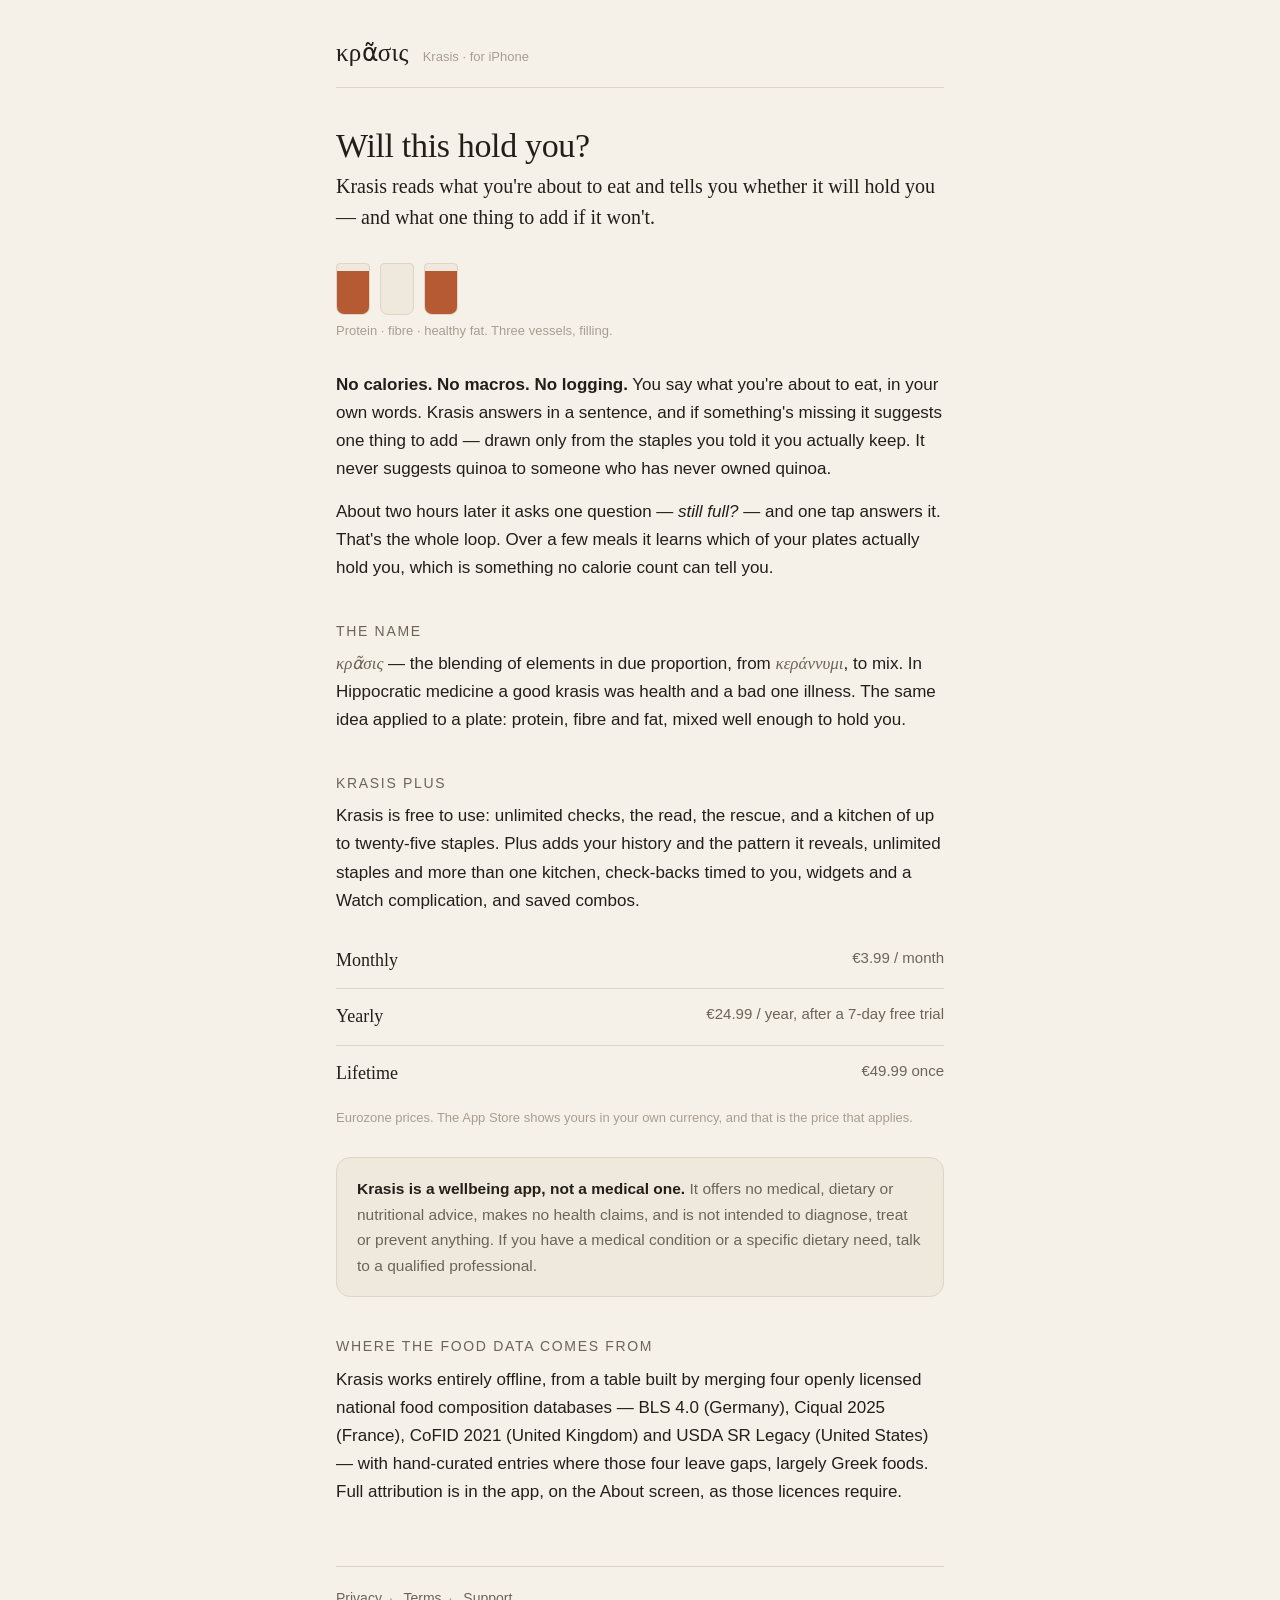
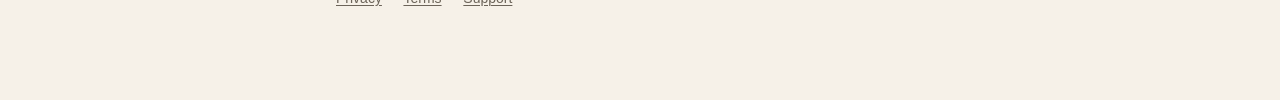
<file: docs/index.html>
<!doctype html>
<html lang="en">
<head>
<meta charset="utf-8">
<meta name="viewport" content="width=device-width, initial-scale=1">
<title>Krasis — will this hold you?</title>
<meta name="description" content="Krasis tells you whether what you're about to eat will hold you, and what one thing to add if it won't. No calories. No macros. No logging.">
<link rel="stylesheet" href="style.css">
</head>
<body>
<div class="wrap">

  <div class="masthead">
    <a class="brand" href="./">κρᾶσις</a>
    <span class="tag">Krasis · for iPhone</span>
  </div>

  <h1>Will this hold you?</h1>

  <p class="lead">Krasis reads what you're about to eat and tells you whether it
  will hold you — and what one thing to add if it won't.</p>

  <div class="slots" aria-hidden="true">
    <span class="slot"><i></i></span>
    <span class="slot"><i style="height:0"></i></span>
    <span class="slot"><i></i></span>
  </div>
  <p class="slot-caption">Protein · fibre · healthy fat. Three vessels, filling.</p>

  <p><strong>No calories. No macros. No logging.</strong> You say what you're
  about to eat, in your own words. Krasis answers in a sentence, and if
  something's missing it suggests one thing to add — drawn only from the staples
  you told it you actually keep. It never suggests quinoa to someone who has
  never owned quinoa.</p>

  <p>About two hours later it asks one question — <em>still full?</em> — and one
  tap answers it. That's the whole loop. Over a few meals it learns which of
  your plates actually hold you, which is something no calorie count can tell
  you.</p>

  <h2>The name</h2>

  <p><span class="greek">κρᾶσις</span> — the blending of elements in due
  proportion, from <span class="greek">κεράννυμι</span>, to mix. In Hippocratic
  medicine a good krasis was health and a bad one illness. The same idea applied
  to a plate: protein, fibre and fat, mixed well enough to hold you.</p>

  <h2>Krasis Plus</h2>

  <p>Krasis is free to use: unlimited checks, the read, the rescue, and a
  kitchen of up to twenty-five staples. Plus adds your history and the pattern
  it reveals, unlimited staples and more than one kitchen, check-backs timed to
  you, widgets and a Watch complication, and saved combos.</p>

  <ul class="plans">
    <li><span class="name">Monthly</span> <span class="price">€3.99 / month</span></li>
    <li><span class="name">Yearly</span> <span class="price">€24.99 / year, after a 7-day free trial</span></li>
    <li><span class="name">Lifetime</span> <span class="price">€49.99 once</span></li>
  </ul>

  <p class="slot-caption">Eurozone prices. The App Store shows yours in your own
  currency, and that is the price that applies.</p>

  <div class="note">
    <strong>Krasis is a wellbeing app, not a medical one.</strong> It offers no
    medical, dietary or nutritional advice, makes no health claims, and is not
    intended to diagnose, treat or prevent anything. If you have a medical
    condition or a specific dietary need, talk to a qualified professional.
  </div>

  <h2>Where the food data comes from</h2>

  <p>Krasis works entirely offline, from a table built by merging four openly
  licensed national food composition databases — BLS 4.0 (Germany), Ciqual 2025
  (France), CoFID 2021 (United Kingdom) and USDA SR Legacy (United States) —
  with hand-curated entries where those four leave gaps, largely Greek foods.
  Full attribution is in the app, on the About screen, as those licences
  require.</p>

  <footer>
    <a href="privacy.html">Privacy</a><span class="sep">·</span>
    <a href="terms.html">Terms</a><span class="sep">·</span>
    <a href="support.html">Support</a>
  </footer>

</div>
</body>
</html>
</file>
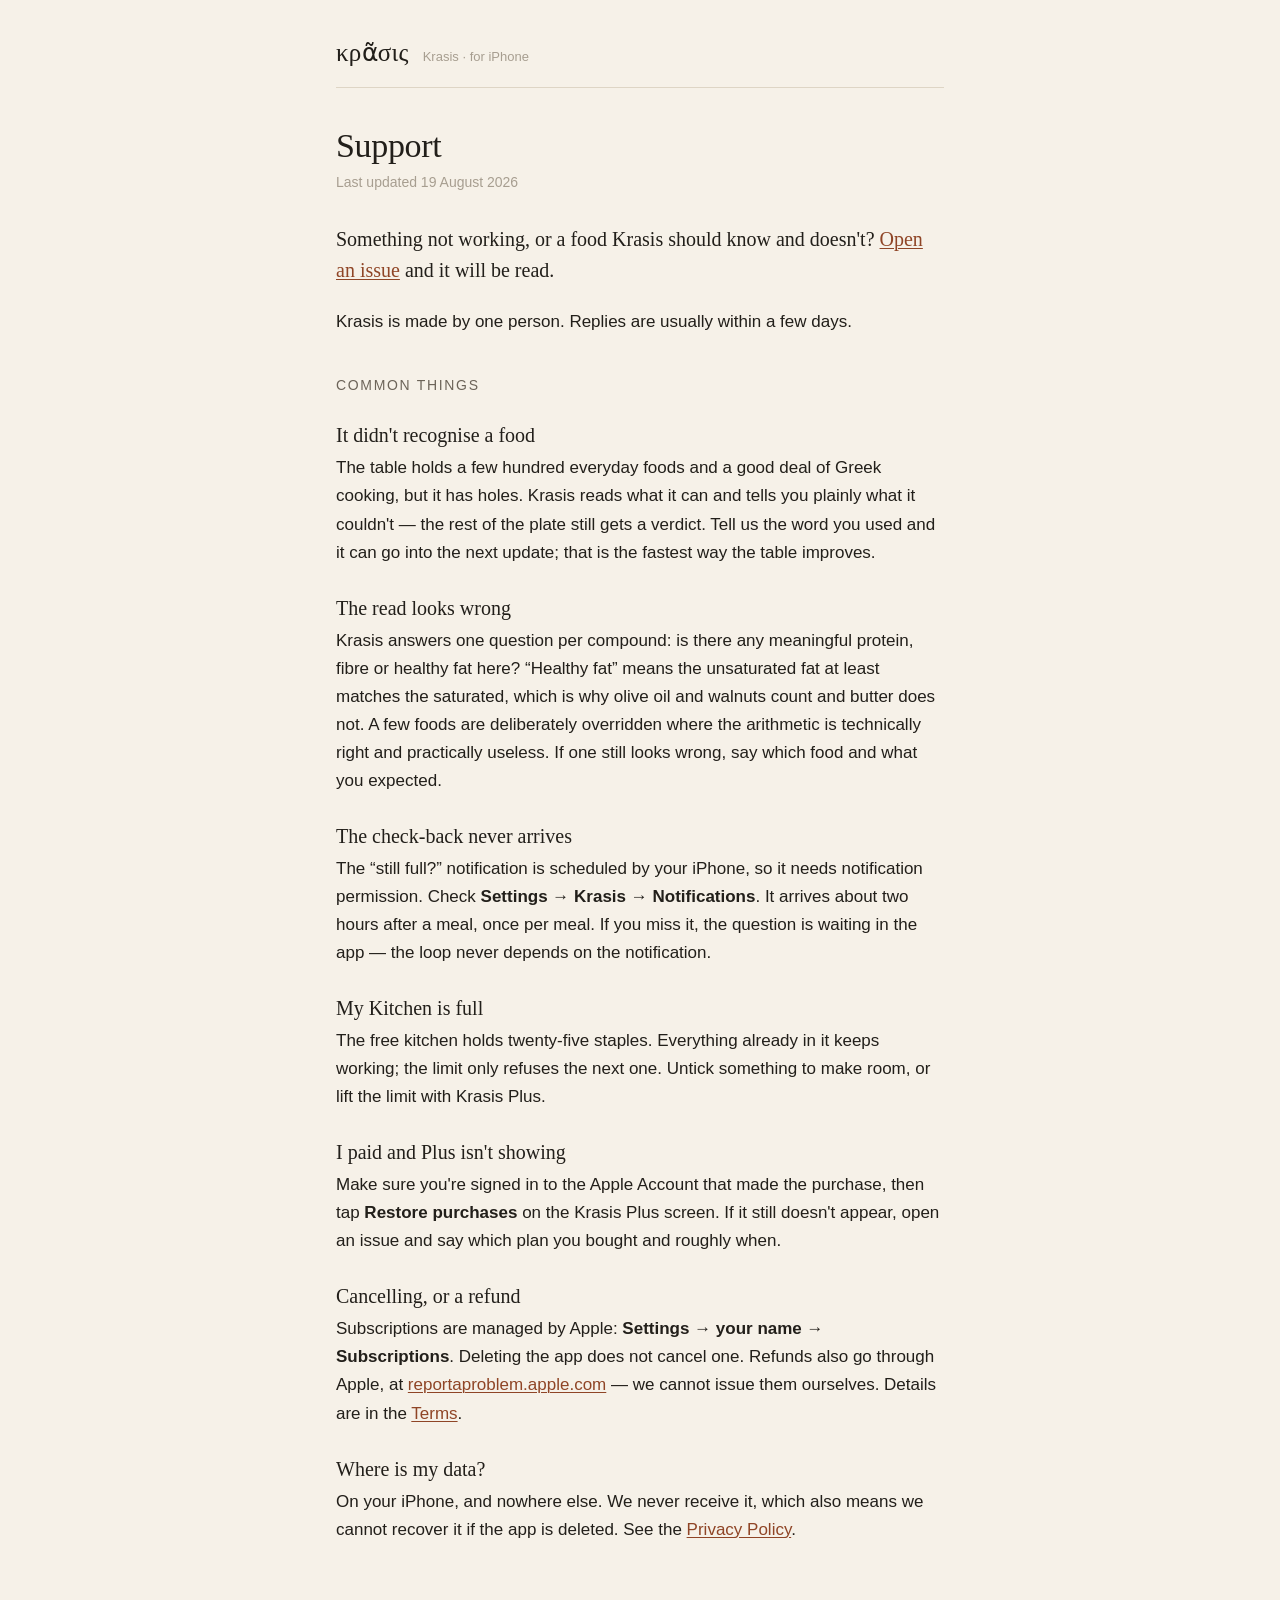
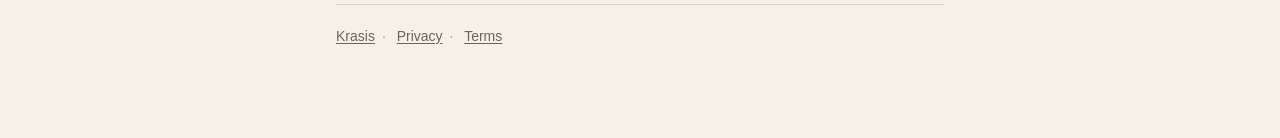
<file: docs/support.html>
<!doctype html>
<html lang="en">
<head>
<meta charset="utf-8">
<meta name="viewport" content="width=device-width, initial-scale=1">
<title>Krasis — Support</title>
<meta name="description" content="Help with Krasis: unrecognised foods, check-backs, subscriptions and restoring a purchase.">
<link rel="stylesheet" href="style.css">
</head>
<body>
<div class="wrap">

  <div class="masthead">
    <a class="brand" href="./">κρᾶσις</a>
    <span class="tag">Krasis · for iPhone</span>
  </div>

  <h1>Support</h1>
  <p class="updated">Last updated 19 August 2026</p>

  <p class="lead">Something not working, or a food Krasis should know and
  doesn't? <a href="https://github.com/stavrop/krasis/issues">Open an issue</a>
  and it will be read.</p>

  <p>Krasis is made by one person. Replies are usually within a few days.</p>

  <h2>Common things</h2>

  <h3>It didn't recognise a food</h3>
  <p>The table holds a few hundred everyday foods and a good deal of Greek
  cooking, but it has holes. Krasis reads what it can and tells you plainly what
  it couldn't — the rest of the plate still gets a verdict. Tell us the word you
  used and it can go into the next update; that is the fastest way the table
  improves.</p>

  <h3>The read looks wrong</h3>
  <p>Krasis answers one question per compound: is there any meaningful protein,
  fibre or healthy fat here? “Healthy fat” means the unsaturated fat at least
  matches the saturated, which is why olive oil and walnuts count and butter
  does not. A few foods are deliberately overridden where the arithmetic is
  technically right and practically useless. If one still looks wrong, say which
  food and what you expected.</p>

  <h3>The check-back never arrives</h3>
  <p>The “still full?” notification is scheduled by your iPhone, so it needs
  notification permission. Check <strong>Settings → Krasis →
  Notifications</strong>. It arrives about two hours after a meal, once per
  meal. If you miss it, the question is waiting in the app — the loop never
  depends on the notification.</p>

  <h3>My Kitchen is full</h3>
  <p>The free kitchen holds twenty-five staples. Everything already in it keeps
  working; the limit only refuses the next one. Untick something to make room,
  or lift the limit with Krasis Plus.</p>

  <h3>I paid and Plus isn't showing</h3>
  <p>Make sure you're signed in to the Apple Account that made the purchase,
  then tap <strong>Restore purchases</strong> on the Krasis Plus screen. If it
  still doesn't appear, open an issue and say which plan you bought and roughly
  when.</p>

  <h3>Cancelling, or a refund</h3>
  <p>Subscriptions are managed by Apple: <strong>Settings → your name →
  Subscriptions</strong>. Deleting the app does not cancel one. Refunds also go
  through Apple, at
  <a href="https://reportaproblem.apple.com">reportaproblem.apple.com</a> — we
  cannot issue them ourselves. Details are in the
  <a href="terms.html">Terms</a>.</p>

  <h3>Where is my data?</h3>
  <p>On your iPhone, and nowhere else. We never receive it, which also means we
  cannot recover it if the app is deleted. See the
  <a href="privacy.html">Privacy Policy</a>.</p>

  <footer>
    <a href="./">Krasis</a><span class="sep">·</span>
    <a href="privacy.html">Privacy</a><span class="sep">·</span>
    <a href="terms.html">Terms</a>
  </footer>

</div>
</body>
</html>
</file>
<file: docs/style.css>
/* Krasis — warm editorial, one accent.
   Tokens lifted from the app's docs/design/core-loop.html so the site and the
   product read as the same object. Light only, deliberately: no dark palette is
   designed, and inventing one here would need a second accent. */

:root {
  color-scheme: light;

  --paper:        #F6F1E8;
  --paper-raised: #EFE8DC;
  --ink:          #221F1A;
  --ink-soft:     #6C6459;
  --ink-faint:    #A79E90;
  --rule:         #DED5C5;
  --accent:       #B65A34;
  --accent-deep:  #8F4526;

  --serif: ui-serif, "New York", Georgia, "Iowan Old Style", serif;
  --sans: -apple-system, BlinkMacSystemFont, "Segoe UI", Roboto, Helvetica, Arial, sans-serif;
}

* { box-sizing: border-box; }

html { -webkit-text-size-adjust: 100%; }

body {
  margin: 0;
  background: var(--paper);
  color: var(--ink);
  font: 400 17px/1.65 var(--sans);
  -webkit-font-smoothing: antialiased;
}

.wrap {
  max-width: 660px;
  margin: 0 auto;
  padding: 40px 26px 90px;
}

a { color: var(--accent-deep); text-decoration-thickness: 1px; text-underline-offset: 2px; }
a:hover { color: var(--accent); }

/* ── masthead ─────────────────────────────────────────────────────────── */

.brand {
  display: inline-block;
  font: 400 25px/1 var(--serif);
  color: var(--ink);
  text-decoration: none;
  letter-spacing: .01em;
}
.brand:hover { color: var(--accent); }

.masthead {
  display: flex;
  align-items: baseline;
  gap: 14px;
  flex-wrap: wrap;
  padding-bottom: 22px;
  border-bottom: 1px solid var(--rule);
}
.masthead .tag {
  font: 400 13px/1 var(--sans);
  color: var(--ink-faint);
}

/* ── type ─────────────────────────────────────────────────────────────── */

h1 {
  font: 400 34px/1.15 var(--serif);
  letter-spacing: -.01em;
  margin: 38px 0 6px;
}
h2 {
  font: 500 14px/1.3 var(--sans);
  letter-spacing: .12em;
  text-transform: uppercase;
  color: var(--ink-soft);
  margin: 40px 0 10px;
}
h3 {
  font: 400 20px/1.3 var(--serif);
  margin: 28px 0 6px;
}
p { margin: 0 0 15px; }
ul { margin: 0 0 15px; padding-left: 22px; }
li { margin: 0 0 8px; }
strong { font-weight: 600; }

.updated {
  color: var(--ink-faint);
  font-size: 14px;
  margin: 0 0 30px;
}

.lead {
  font: 400 20px/1.55 var(--serif);
  color: var(--ink);
  margin: 0 0 22px;
}

/* The etymology, and any other aside that carries the Greek. */
.greek {
  font-family: var(--serif);
  font-style: italic;
  color: var(--ink-soft);
}

.note {
  background: var(--paper-raised);
  border: 1px solid var(--rule);
  border-radius: 14px;
  padding: 18px 20px;
  margin: 26px 0;
  font-size: 15.5px;
  color: var(--ink-soft);
}
.note strong { color: var(--ink); }

/* ── the three slots, as a quiet mark ─────────────────────────────────── */

.slots {
  display: flex;
  gap: 10px;
  margin: 30px 0 6px;
}
.slot {
  width: 34px;
  height: 52px;
  border: 1.5px solid var(--rule);
  border-radius: 4px 4px 8px 8px;
  background: var(--paper-raised);
  position: relative;
  overflow: hidden;
}
.slot i {
  position: absolute;
  left: 0; right: 0; bottom: 0;
  height: 86%;
  background: var(--accent);
  display: block;
}
.slot-caption {
  font: 400 13px/1.5 var(--sans);
  color: var(--ink-faint);
  margin: 0 0 30px;
}

/* ── plans ────────────────────────────────────────────────────────────── */

.plans { margin: 18px 0 6px; padding: 0; list-style: none; }
.plans li {
  display: flex;
  justify-content: space-between;
  gap: 16px;
  padding: 13px 0;
  border-bottom: 1px solid var(--rule);
  margin: 0;
}
.plans li:last-child { border-bottom: 0; }
.plans .name { font-family: var(--serif); font-size: 18px; }
.plans .price { color: var(--ink-soft); font-size: 15px; white-space: nowrap; }

/* ── footer ───────────────────────────────────────────────────────────── */

footer {
  margin-top: 60px;
  padding-top: 20px;
  border-top: 1px solid var(--rule);
  font-size: 14px;
  color: var(--ink-faint);
}
footer a { color: var(--ink-soft); }
footer .sep { padding: 0 7px; }

@media (max-width: 480px) {
  h1 { font-size: 29px; }
  .wrap { padding: 32px 20px 70px; }
}
</file>
